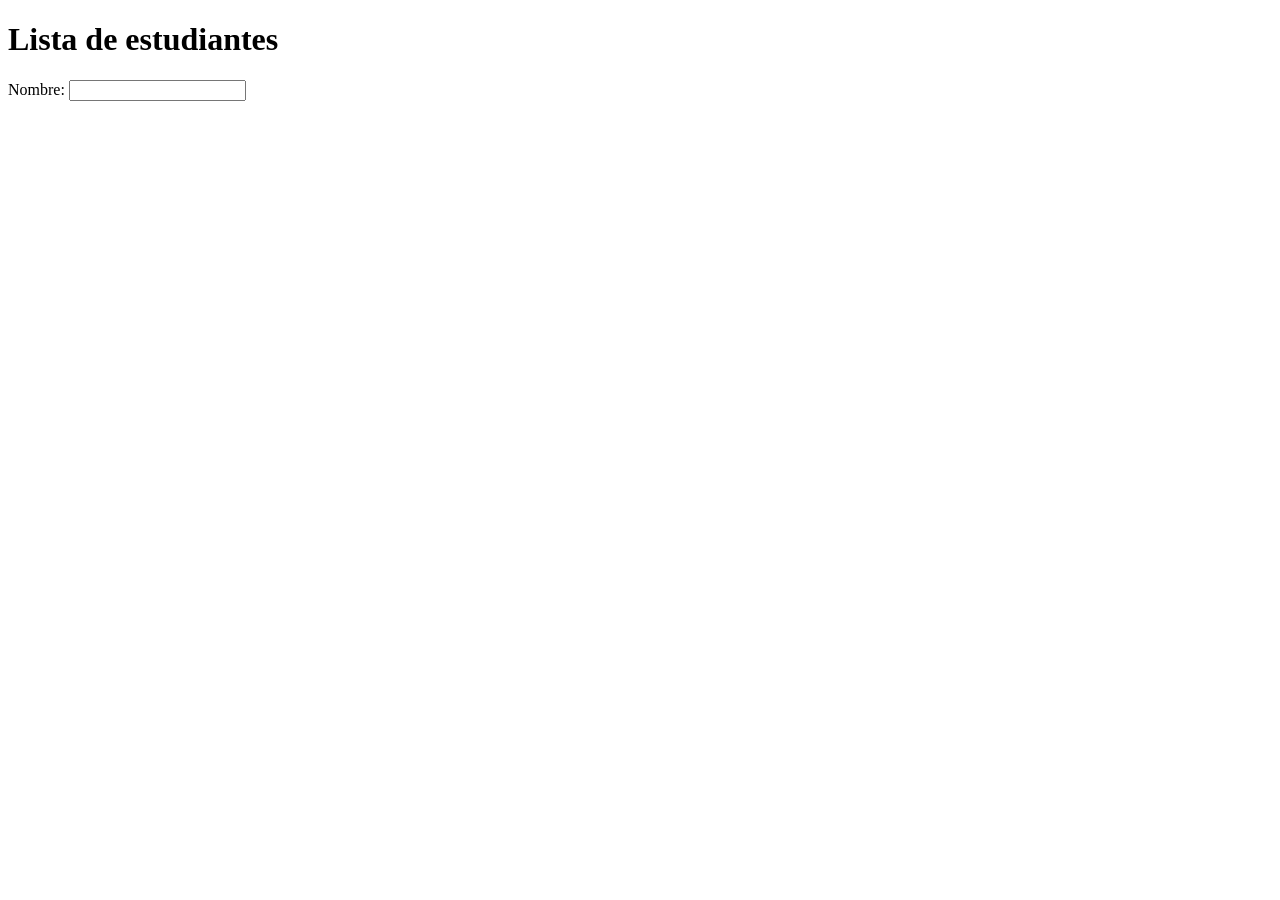
<file: 10.clase100926/index.html>
<!DOCTYPE html>
<html lang="en">
<head>
    <meta charset="UTF-8">
    <meta name="viewport" content="width=, initial-scale=1.0">
    <title>Document</title>
</head>
<body>
    <h1>Lista de estudiantes</h1>
    Nombre:
    <input type="text" id="nomre"placeholder>
</body>
</html>
</file>
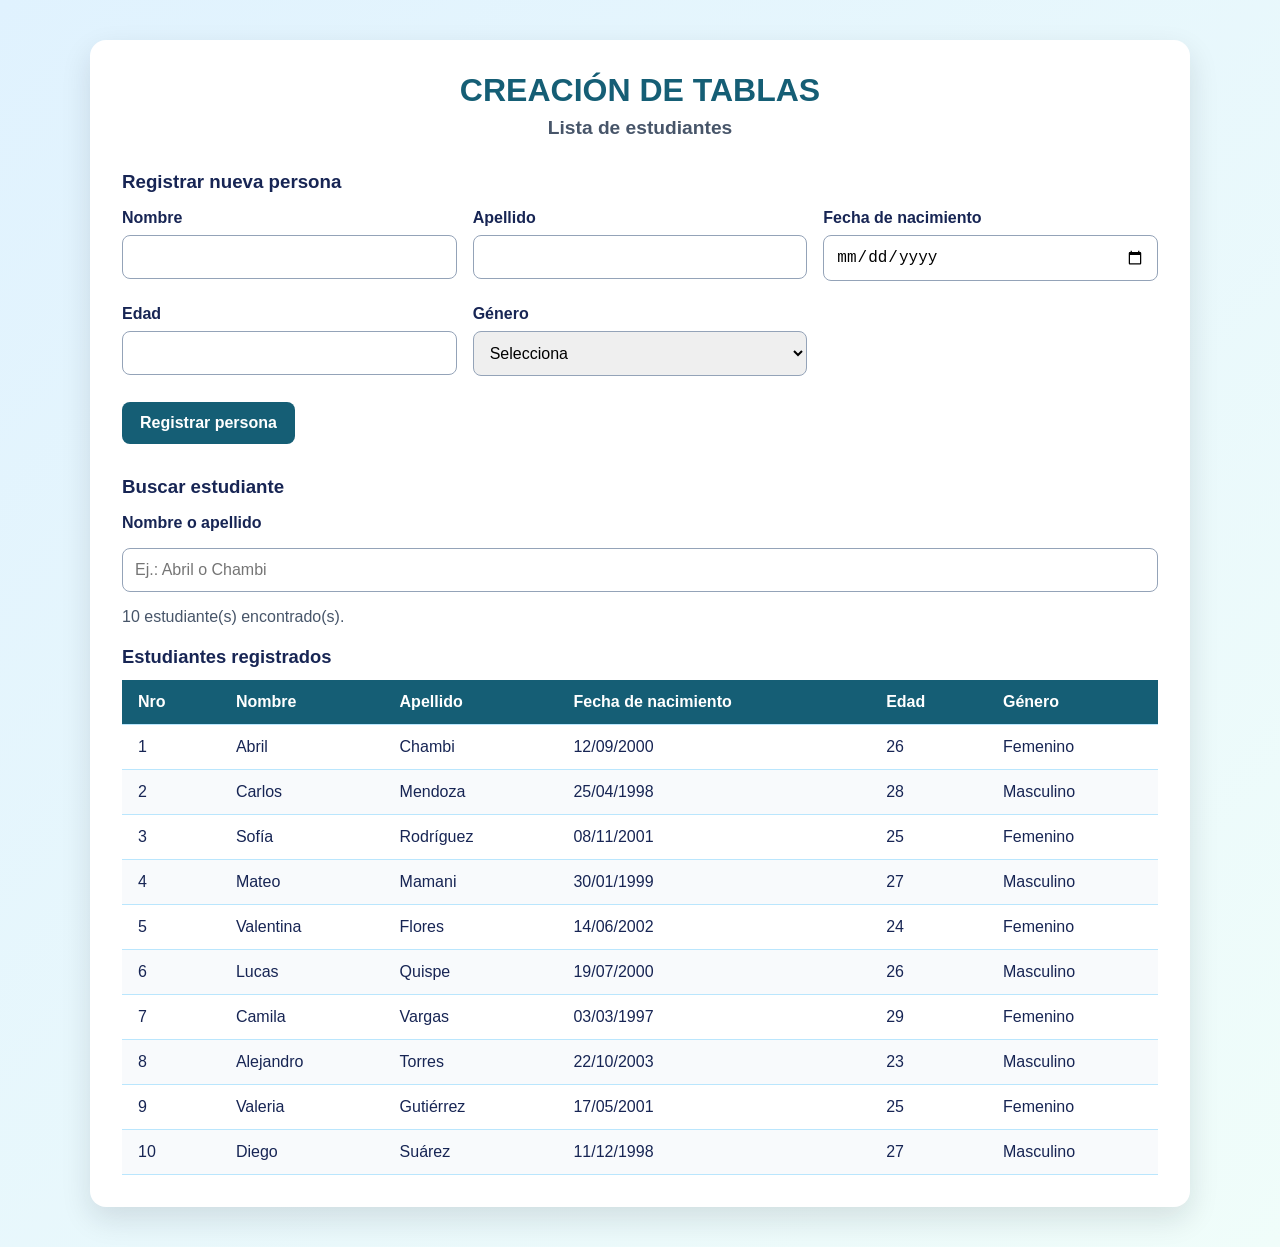
<file: 11.clase150926/index.html>
<!DOCTYPE html>
<html lang="es">
<head>
    <meta charset="UTF-8">
    <meta name="viewport" content="width=device-width, initial-scale=1.0">
    <title>Lista de estudiantes</title>
    <link rel="stylesheet" href="../assets/css/miestilo11.css">
</head>
<body>
    <main class="contenedor">
        <header>
            <h1 class="titulo">CREACIÓN DE TABLAS</h1>
            <h2 class="titulo1">Lista de estudiantes</h2>
        </header>

        <section class="registro" aria-labelledby="titulo-registro">
            <h3 id="titulo-registro">Registrar nueva persona</h3>
            <form id="formulario-persona">
                <div class="campos-formulario">
                    <label>Nombre<input type="text" id="nombre" required></label>
                    <label>Apellido<input type="text" id="apellido" required></label>
                    <label>Fecha de nacimiento<input type="date" id="fecNac" required></label>
                    <label>Edad<input type="number" id="edad" min="1" max="120" required></label>
                    <label>Género
                        <select id="genero" required>
                            <option value="">Selecciona</option>
                            <option>Femenino</option>
                            <option>Masculino</option>
                            <option>Otro</option>
                        </select>
                    </label>
                </div>
                <button type="submit">Registrar persona</button>
            </form>
            <p id="mensaje" aria-live="polite"></p>
        </section>

        <section class="buscador" aria-labelledby="titulo-buscador">
            <h3 id="titulo-buscador">Buscar estudiante</h3>
            <label for="buscar">Nombre o apellido</label>
            <input type="search" id="buscar" placeholder="Ej.: Abril o Chambi" autocomplete="off">
            <p id="resultado" aria-live="polite"></p>
        </section>

        <section class="tabla-contenedor" aria-label="Tabla de estudiantes">
            <table>
                <caption>Estudiantes registrados</caption>
                <thead>
                    <tr>
                        <th scope="col">Nro</th>
                        <th scope="col">Nombre</th>
                        <th scope="col">Apellido</th>
                        <th scope="col">Fecha de nacimiento</th>
                        <th scope="col">Edad</th>
                        <th scope="col">Género</th>
                    </tr>
                </thead>
                <tbody id="datos"></tbody>
            </table>
        </section>
    </main>

    <script src="./script/ejemplo1.js"></script>
</body>
</html>
</file>
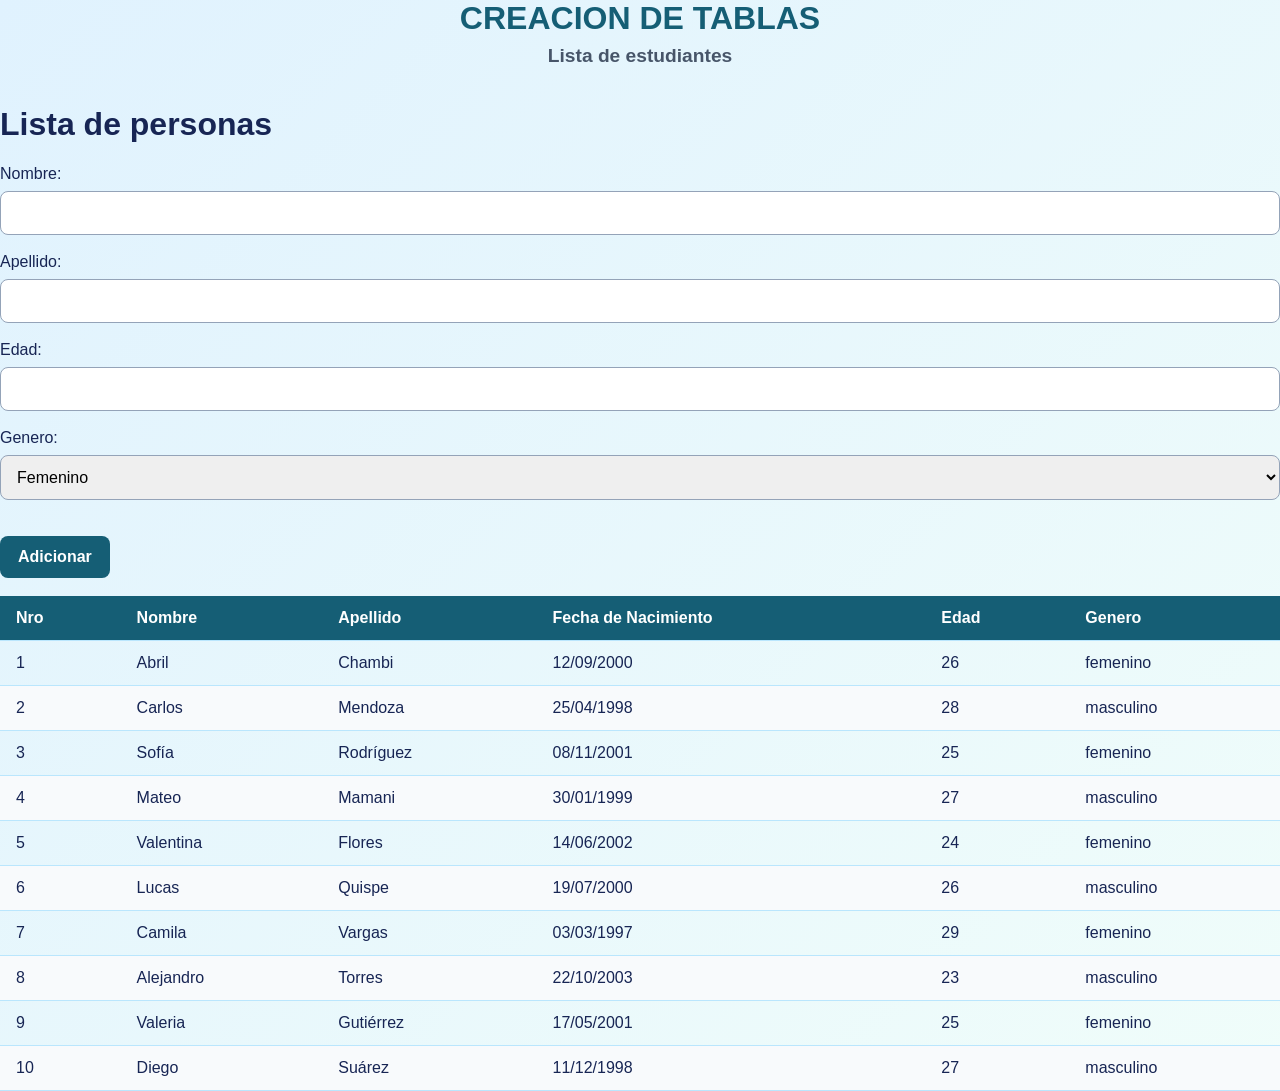
<file: 12.clase150926 copy/index.html>
<!DOCTYPE html>
<html lang="en">
<head>
    <meta charset="UTF-8">
    <meta name="viewport" content="width=device-width, initial-scale=1.0">
    <title>Document</title>
    <link rel="stylesheet" href="../assets/css/miestilo11.css">
</head>
<body>
    <h1 class="titulo">CREACION DE TABLAS</h1>
    <H2 class="titulo1">Lista de estudiantes</H2>
    <br>
    <h1>Lista de personas</h1>
    Nombre: <input type="text" id="nombre"><br><br>
    Apellido: <input type="text" id="apellido"><br><br>
    Edad: <input type="number" id="edad"><br><br>
    Genero: 
    <select id="genero">
        <option value="Femenino">Femenino</option>
        <option value="Masculino">Masculino</option>
        <option value="Otro">Otro</option>
    </select><br><br>
    <button id="btnAdicionar">Adicionar</button>
    <br><br>
    <table>
        <thead>
            <tr>
                <th>Nro</th>
                <th>Nombre</th>
                <th>Apellido</th>
                <th>Fecha de Nacimiento</th>
                <th>Edad</th>
                <th>Genero</th>
            </tr>
        </thead>
        <tbody id="datos"></tbody>
    </table> 
    <script src="./script/ejemplo1.js"></script>  
</body>
</html>
</file>
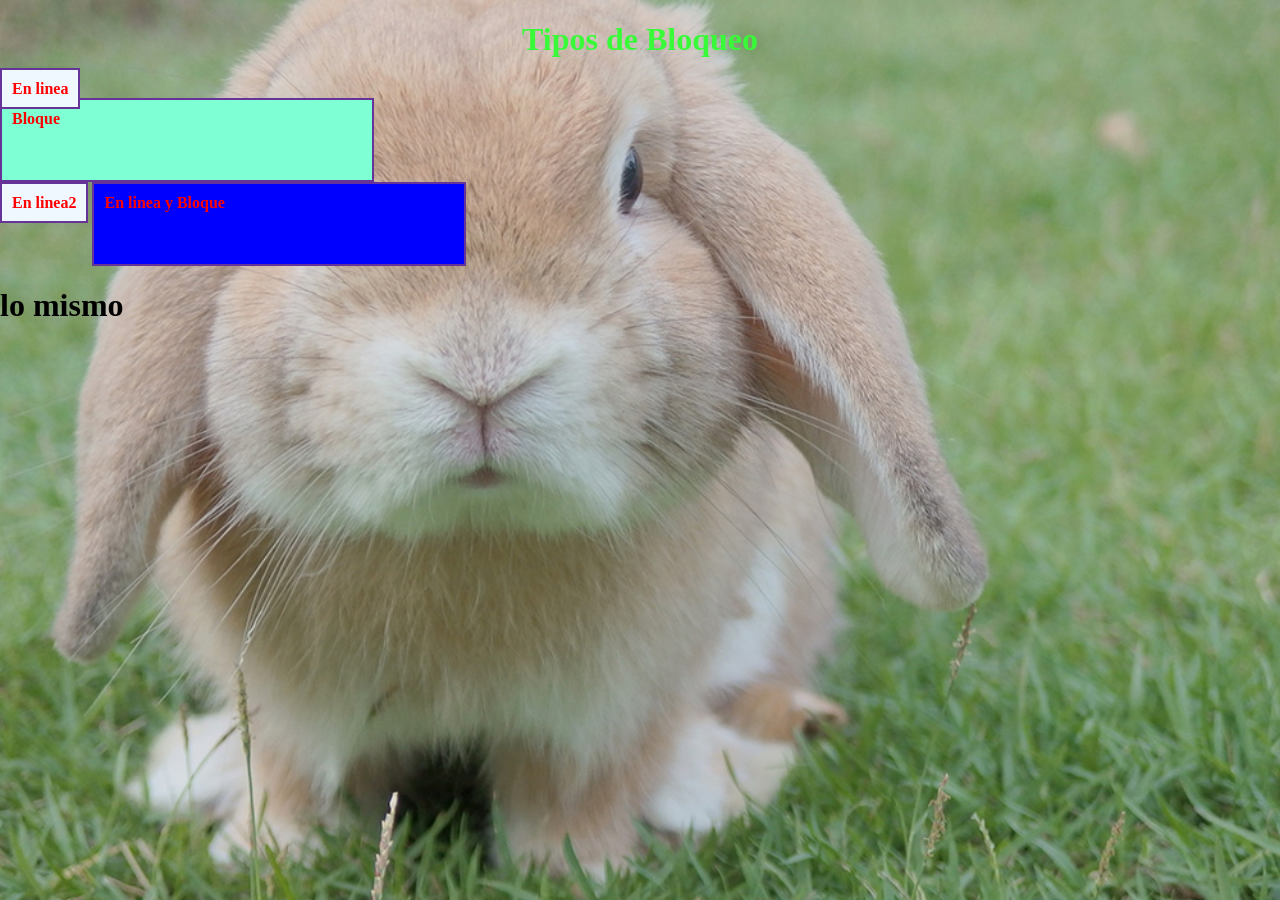
<file: 3.clase300726/index.html>
<!DOCTYPE html>
<html lang="en">
<head>
    <meta charset="UTF-8">
    <meta name="viewport" content="width=device-width, initial-scale=1.0">
    <title>Quinto A-B</title>
    <link rel="stylesheet" href="./style/miestilo.css">
</head>
<body>
    <h1 class="titulo">Tipos de Bloqueo</h1>
    <span class="caja caja-enlia ">En linea</span>
    <span class="caja caja-bloque">Bloque</span>
     <span class="caja caja-enlia ">En linea2</span>
    <span class="caja caja-enlinea-bloque">En linea y Bloque</span>
    <h1>lo mismo</h1>
</body>
</html>
</file>
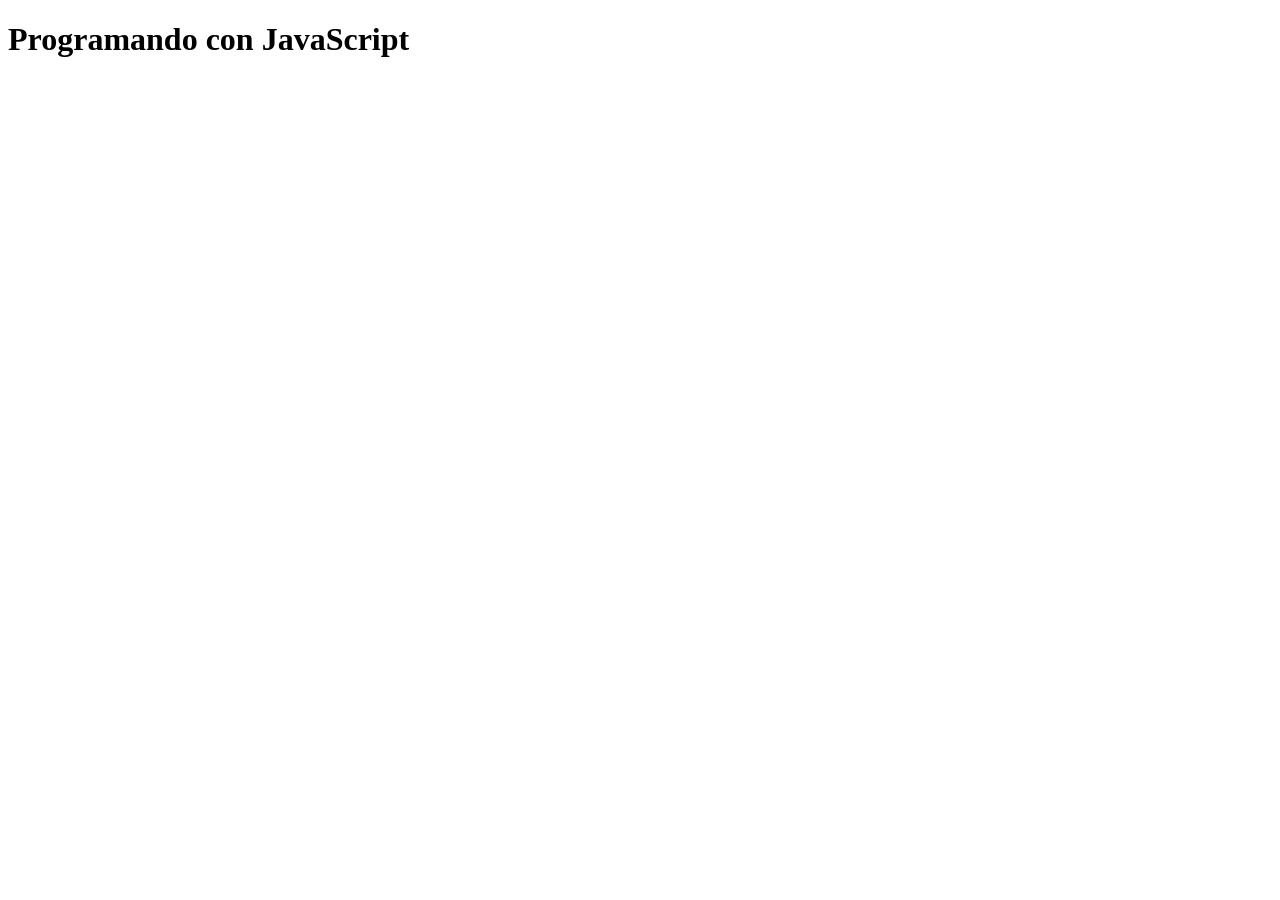
<file: 5.clase130826/index.html>
<!DOCTYPE html>
<html lang="en">
<head>
    <meta charset="UTF-8">
    <meta name="viewport" content="width=, initial-scale=1.0">
    <title>Document</title>
</head>
<body>
    <h1>Programando con JavaScript</h1>
    <script src="./js/miScript.js"></script>
</body>
</html>
</file>
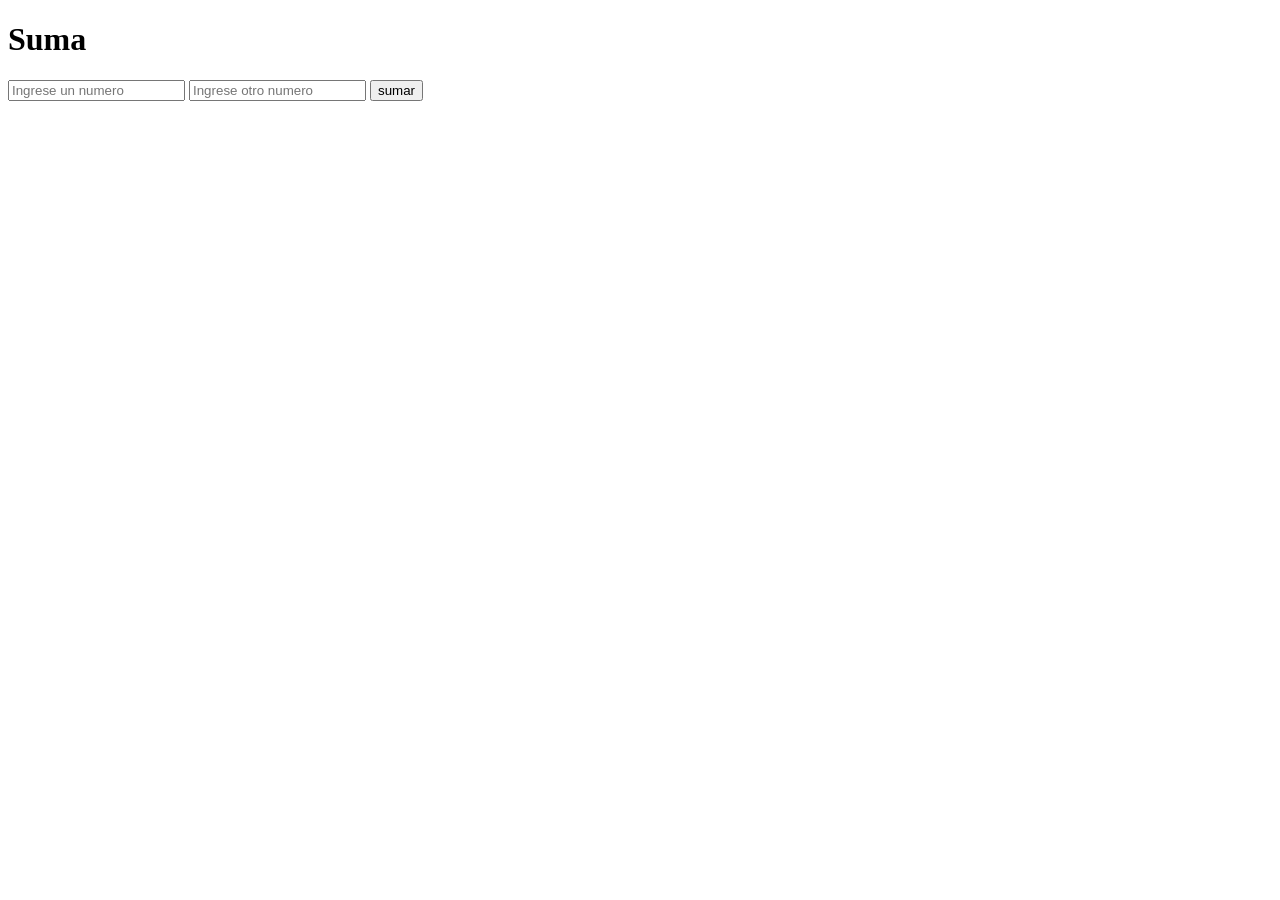
<file: 7.clase010926/index.html>
<!DOCTYPE html>
<html lang="en">
<head>
    <meta charset="UTF-8">
    <meta name="viewport" content="width=device-width, initial-scale=1.0">
    <title>Document</title>
</head>
<body>
    <h1>Suma</h1>
    <input type="text" name="num1" id="num1" placeholder="Ingrese un numero"> 
    <input type="text" name="num2" id="num2" placeholder="Ingrese otro numero">
    <button type="button" ondblclick="sumar()">sumar</button>
    <p id="resultado"></p>
    <p id="resultado2"></p>
    <script src="ejemplo1.js"></script>
</body>
</html>
</file>
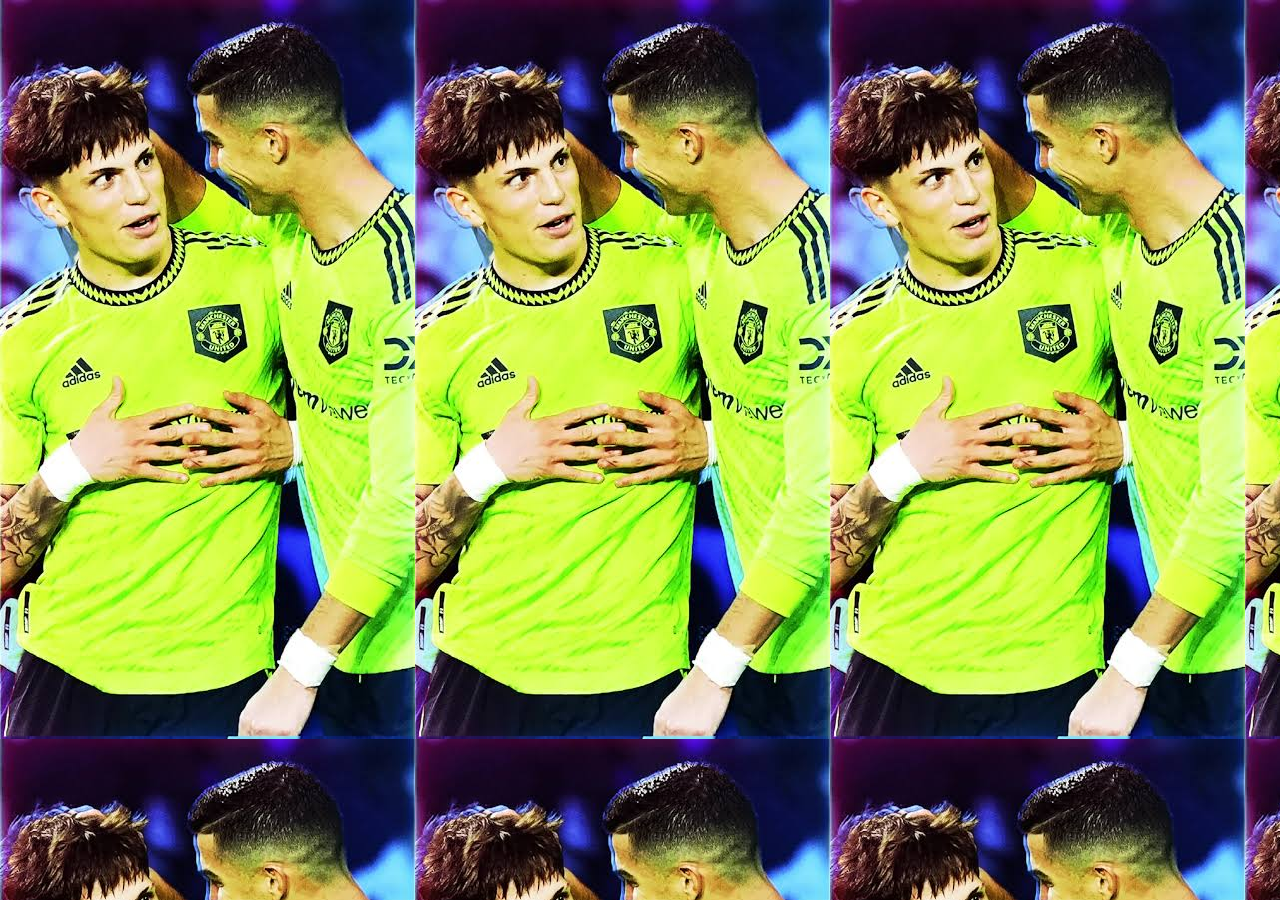
<file: 2.clase28-07-26/clase  28-07-26/index.html>
<!DOCTYPE html>
<html lang="en">
<head>
    <meta charset="UTF-8">
    <meta name="viewport" content="width=device-width, initial-scale=1.0">
    <title>Document</title>
</head>
<body style="background-image: url(img/7garnacho.jfif);">
    
</body>
</html>
</file>
<file: assets/css/miestilo11.css>
:root { --azul: #155e75; --borde: #bae6fd; --texto: #172554; }
* { box-sizing: border-box; }
body { margin: 0; min-height: 100vh; background: linear-gradient(135deg, #e0f2fe, #f0fdfa); color: var(--texto); font-family: Arial, sans-serif; }
.contenedor { width: min(1100px, calc(100% - 32px)); margin: 40px auto; padding: 32px; background: #fff; border-radius: 16px; box-shadow: 0 12px 30px rgb(15 23 42 / 12%); }
.titulo, .titulo1 { margin: 0; text-align: center; }
.titulo { color: var(--azul); }
.titulo1 { margin-top: 8px; color: #475569; font-size: 1.2rem; }
.registro, .buscador { margin: 32px 0 20px; }
.registro h3, .buscador h3 { margin-bottom: 16px; }
.campos-formulario { display: grid; grid-template-columns: repeat(3, minmax(0, 1fr)); gap: 16px; }
label { display: block; margin-bottom: 8px; font-weight: bold; }
input, select { width: 100%; margin-top: 8px; padding: 12px; border: 1px solid #94a3b8; border-radius: 8px; font-size: 1rem; }
input:focus, select:focus { outline: 3px solid #7dd3fc; border-color: var(--azul); }
button { margin-top: 18px; padding: 12px 18px; border: 0; border-radius: 8px; background: var(--azul); color: #fff; font-size: 1rem; font-weight: bold; cursor: pointer; }
button:hover { background: #0e7490; }
#mensaje { color: #047857; font-weight: bold; }
#resultado { color: #475569; }
.tabla-contenedor { overflow-x: auto; }
table { width: 100%; min-width: 720px; border-collapse: collapse; }
caption { padding-bottom: 12px; text-align: left; font-size: 1.15rem; font-weight: bold; }
th, td { padding: 13px 16px; border-bottom: 1px solid var(--borde); text-align: left; }
th { background: var(--azul); color: #fff; }
tbody tr:nth-child(even) { background: #f8fafc; }
tbody tr:hover { background: #e0f2fe; }
@media (max-width: 700px) { .contenedor { width: calc(100% - 20px); margin: 10px auto; padding: 20px; } .campos-formulario { grid-template-columns: 1fr; } }
</file>
<file: 3.clase300726/style/miestilo.css>
body{
    background-image: url(../img/conejo.jpg);
    background-color: aqua;
    background-repeat: no-repeat;
    background-position: center;
    background-size: cover;
    background-attachment: fixed;
    margin: 0;
}
.titulo{
    color: rgb(57, 250, 57);
    text-align: center;
}
.caja{
    background-color: aliceblue;
    color: red;
    font-weight: bold;
    padding: 10px;
    border: 2px solid rebeccapurple;
    width: 350px;
    height: 60px;
}
.caja-bloque{
    display: inline;
}
.caja-bloque{
    display: block;
    background-color: aquamarine;
}
.caja-enlinea-bloque{
    display: inline-block;
    background-color: blue;
}
</file>
